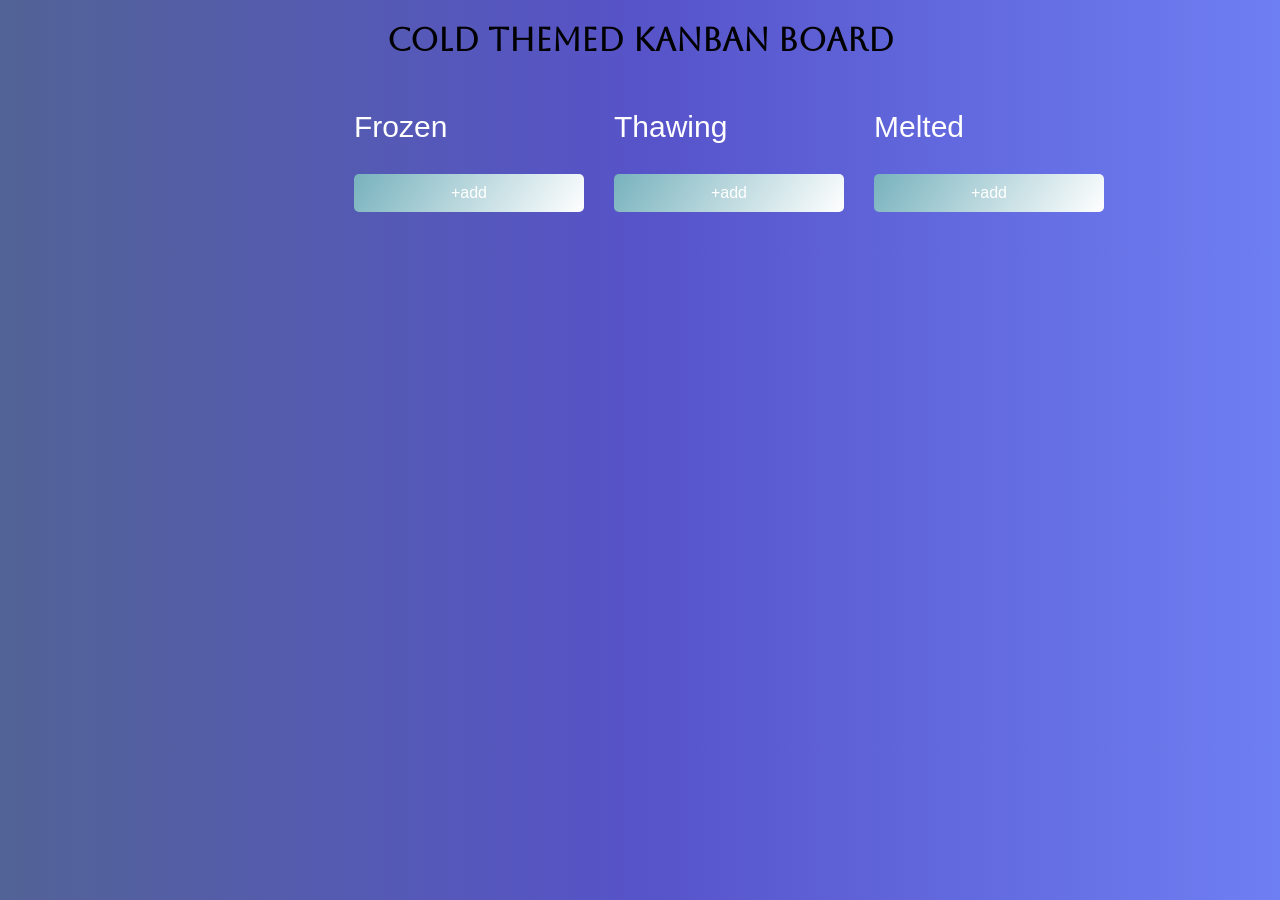
<file: my/cold/index.html>
<!DOCTYPE html>
<html lang="en">
<head>
    <meta charset="UTF-8">
    <meta name="viewport" content="width=device-width, initial-scale=1.0">
    <link rel="stylesheet" href="./style.css">
    <title>Cold-Themed Kanban Board</title>
    <link rel="preconnect" href="https://fonts.googleapis.com">
<link rel="preconnect" href="https://fonts.gstatic.com" crossorigin>
<link href="https://fonts.googleapis.com/css2?family=Aboreto&display=swap" rel="stylesheet">
</head>
<body>
    <h1>Cold Themed Kanban Board</h1>
    <div class="kanban">
        <!-- <div class="kanban__column">
            <div class="kanban__column-title">Not started</div>
            <div class="kanban__items">
                <div class="kanban__item-input" contenteditable>Wash the dishes</div>
                <div class="kanban__dropzone"></div>
            </div>
            <button type="button" class="kanban__add-item">+add</button>
        </div> -->
    </div>
    <script src="./script.js" type="module"></script>
</body>
</html>
</file>
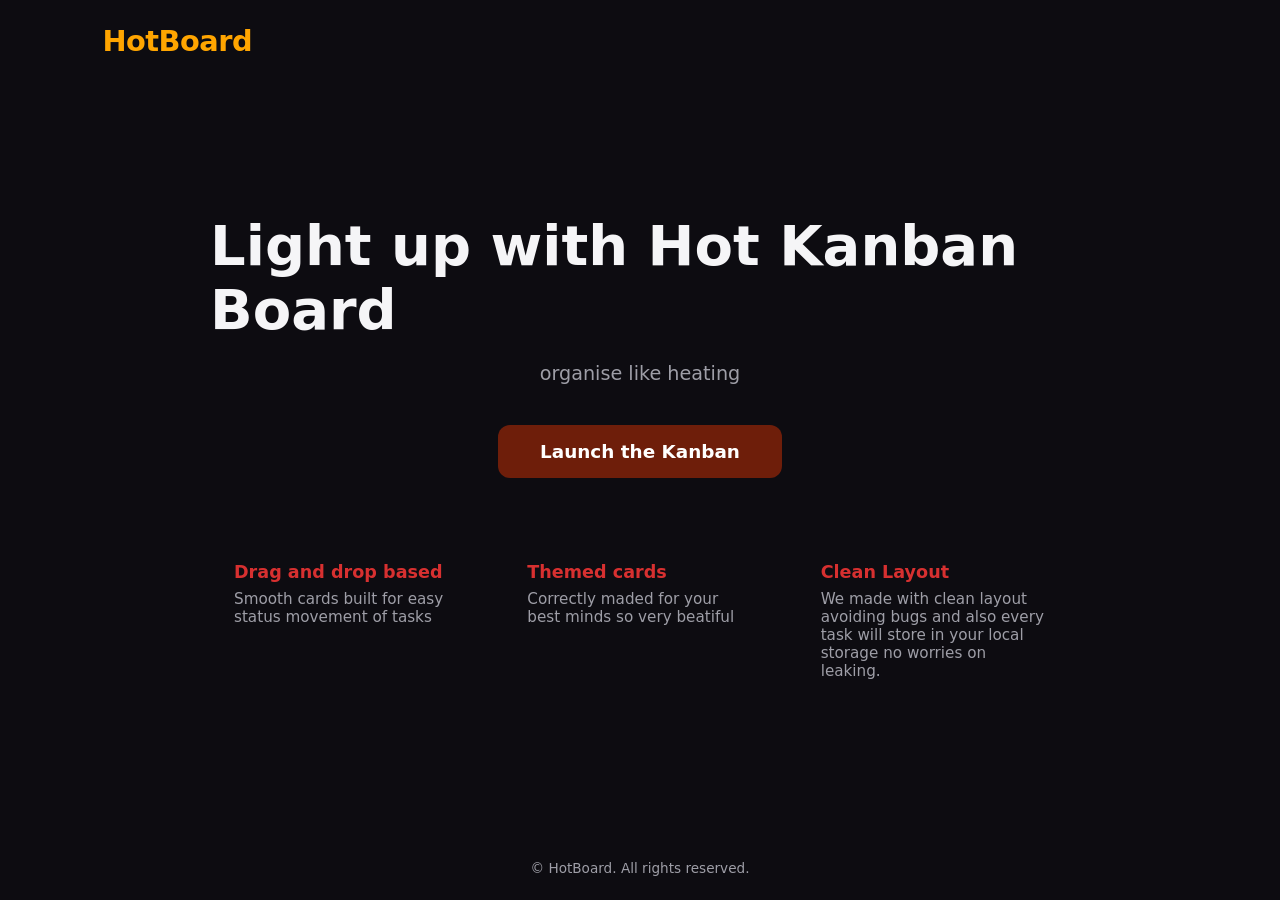
<file: my/hot/index.html>
<!DOCTYPE html>
<html lang="en">
<head>
    <meta charset="UTF-8">
    <meta name="viewport" content="width=device-width, initial-scale=1.0">
    <title>HotBoard-Your hot themed kanban Board</title>
    <link rel="stylesheet" href="./about.css"/>
</head>
<body>
 <header>
    <div class="logo">HotBoard</div>
 </header>
 <main class="hero">
    <h1>Light up with <span>Hot Kanban Board</span></h1>
    <p class="subtitle">organise like heating</p>
    <a href="./board.html" class="cta-btn">Launch the Kanban</a>
    <div class="grid">
        <div class="card">
           <h3> Drag and drop based</h3>
           <p>Smooth cards built for easy status movement of tasks</p>
        </div>
        <div class="card">
            <h3>Themed cards</h3>
            <p>Correctly maded for your best minds so very beatiful</p>
        </div>
        <div class="card">
          <h3>Clean Layout</h3>
          <p>We made with clean layout avoiding bugs and also every task will store in your local storage no worries on leaking.</p>
        </div>
    </div>
 </main>
 <footer>
    &copy; HotBoard. All rights reserved.
 </footer>
</body>
</html>
</file>
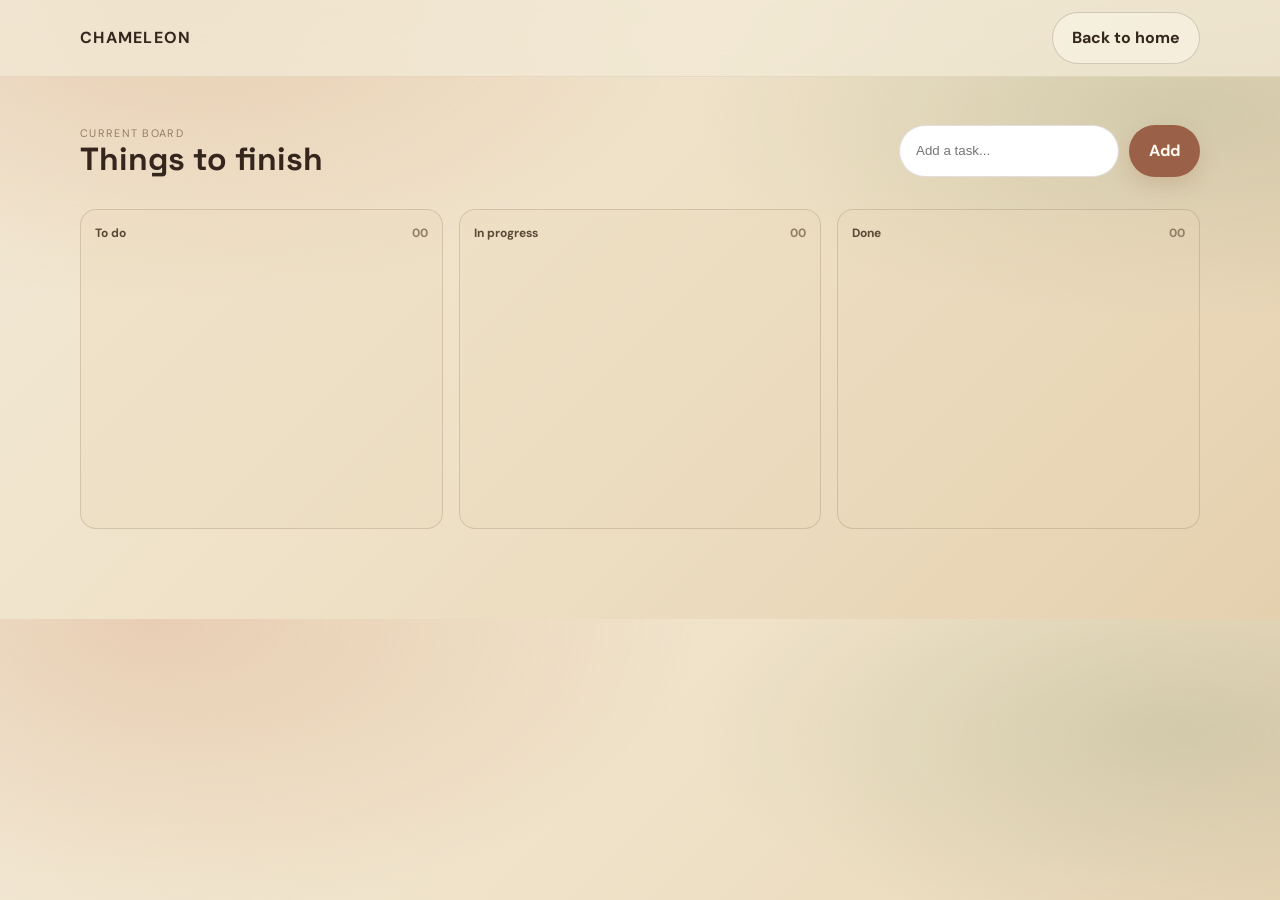
<file: board.html>
<!DOCTYPE html>
<html lang="en">
<head>
    <meta charset="UTF-8">
    <meta name="viewport" content="width=device-width, initial-scale=1.0">
    <title>Chameleon Board</title>

    <link rel="preconnect" href="https://fonts.googleapis.com">
    <link rel="preconnect" href="https://fonts.gstatic.com" crossorigin>
    <link href="https://fonts.googleapis.com/css2?family=DM+Sans:wght@400;500;600;700&family=Space+Grotesk:wght@500;600;700&display=swap" rel="stylesheet">

    <link rel="stylesheet" href="./css/style.css">
    <link rel="stylesheet" href="./css/board.css">
</head>
<body>
    <header class="site-header">
        <div class="container nav">
            <a class="brand" href="index.html">CHAMELEON</a>
            <a class="button button-secondary" href="index.html">Back to home</a>
        </div>
    </header>

    <main class="board-page">
        <div class="container">
            <div class="board-page-top">
                <div>
                    <p class="small-label">Current board</p>
                    <h1>Things to finish</h1>
                </div>

                <form id="taskForm" class="task-form">
                    <input
                        type="text"
                        id="taskTitle"
                        placeholder="Add a task..."
                        required
                    >
                    <button type="submit" class="button button-primary">Add</button>
                </form>
            </div>

            <div class="board-columns">
                <section class="board-column" data-column="todo">
                    <div class="column-title"><span>To do</span><span class="count">0</span></div>
                    <div class="card-list" id="list-todo"></div>
                </section>

                <section class="board-column" data-column="progress">
                    <div class="column-title"><span>In progress</span><span class="count">0</span></div>
                    <div class="card-list" id="list-progress"></div>
                </section>

                <section class="board-column" data-column="done">
                    <div class="column-title"><span>Done</span><span class="count">0</span></div>
                    <div class="card-list" id="list-done"></div>
                </section>
            </div>
        </div>
    </main>

    <script src="./js/board.js"></script>
</body>
</html>
</file>
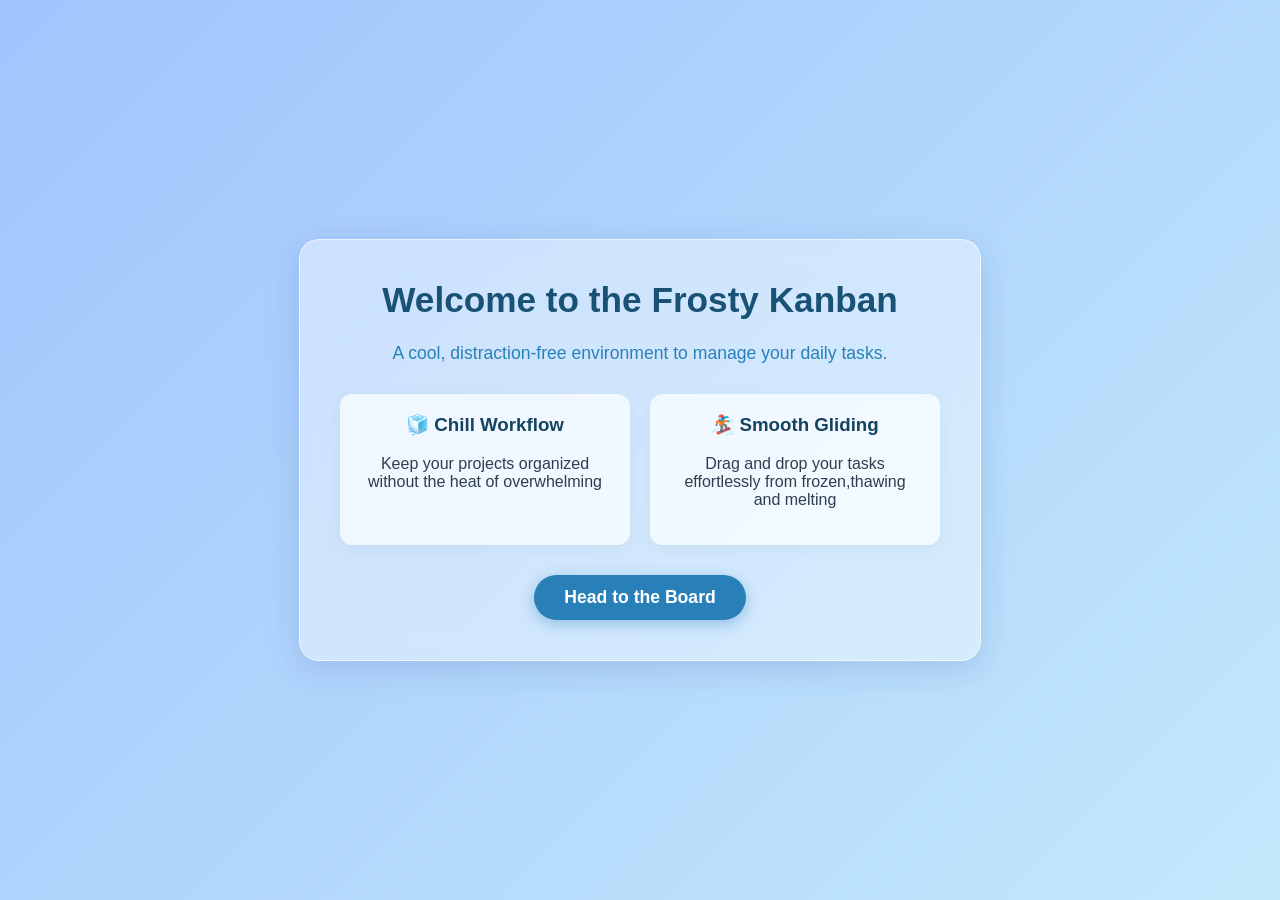
<file: my/cold/land.html>
<!DOCTYPE html>
<html lang="en">
<head>
    <meta charset="UTF-8">
    <meta name="viewport" content="width=device-width, initial-scale=1.0">
    <title>Cold-themed kanban</title>
    <link rel="stylesheet" href="abouts.css">
</head>
<body>
    <div class="glass-panel">
        <h1>Welcome to the Frosty Kanban</h1>
        <p class="subtitle">A cool, distraction-free environment to manage your daily tasks.</p>
        
        <div class="features">
            <div class="feature-card">
                <h3>🧊 Chill Workflow</h3>
                <p>Keep your projects organized without the heat of overwhelming</p>
            </div>
            <div class="feature-card">
                <h3>🏂 Smooth Gliding</h3>
                <p>Drag and drop your tasks effortlessly from frozen,thawing and melting</p>
            </div>
        </div>

        <a href="./index.html" class="btn">Head to the Board</a>
    </div>
    <script src="./abouts.js"></script>
</body>
</html>
</file>
<file: my/cold/style.css>
.aboreto-regular {
  font-family: "Aboreto", system-ui;
  font-weight: 400;
  font-style: normal;
}
body {
    background-image: linear-gradient(to right, #526396,#5753C9,#6E7FF3);
}
.kanban {
    display: flex;
    padding: 30px;
    width: 750px;
    border-radius: 10px;
    background-blend-mode: difference;
    margin-left: 25%;
}
.kanban * {
    font-family: sans-serif;
}
.kanban__column{
    flex: 1;
}
.kanban__column:not(:last-child){
    margin-right: 30px;
}
.kanban__column-title{
    margin-bottom: 20px;
    font-size: 30px;
    color: white;
    user-select: none;

}
h1 {
    font-family: "Aboreto";
    text-align: center;
}
.kanban__item-input{
    padding: 10px 15px;
    box-sizing: border-box;
    background-color: white;
    border-radius: 6px;
    cursor: pointer;
}
.kanban__dropzone{
    height: 10px;
    transition: background 0.15s, height 0.15s;
}
.kanban__dropzone--active {
    background: rgb(144, 160, 215);
    height: 21px;
}
.kanban__add-item {
    padding: 10px 0;
    width: 100%;
    color: white;
    font-size: 16px;
    background-image: linear-gradient(125deg, rgb(119, 178, 189),white);
    border: none;
    border-radius: 5px;
    cursor: pointer;
}
.snowflake {
  position: fixed;
  top: -10vh;
  color: #fff;
  user-select: none;
  z-index: 9999;
  pointer-events: none;
  animation: fall linear forwards;
}

@keyframes fall {
  0% {
    transform: translateY(0) rotate(0deg);
  }
  100% {
    transform: translateY(110vh) rotate(360deg);
  }
}
</file>
<file: my/hot/about.css>
* {
    box-sizing: border-box;
    padding: 0;
    margin: 0;
    font-family: 'Segoe UI', system-ui, -apple-system, system-ui, -apple-system, BlinkMacSystemFont, 'Segoe UI', Roboto, Oxygen, Ubuntu, Cantarell, 'Open Sans', 'Helvetica Neue', sans-serif;
}
:root {
    --bg-dark: #0d0c11;
    --card-bg: #181622;
    --text-main: #f5f5f7;
    --textsub: #9e9ea7;
    --glowcolor: rgba(255, 59, 0, 0.4);
}
body {
    background-color: var(--bg-dark);
    color: var(--text-main);
    min-height: 100vh;
    display: flex;
    flex-direction: column;
    justify-content: space-between;
}
header {
    padding: 24px 8%;
    display: flex;
    justify-content: space-between;
    align-items: center;
}
.logo {
    font-size: 1.8rem;
    font-weight: 800;
    background: orange;
    background-clip: text;
    -webkit-text-fill-color: transparent;
    letter-spacing: -0.5px;
}
.hero {
    display: flex;
    flex-direction: column;
    align-items: center;
    padding: 0px 20px;
    max-width: 900px;
    margin: 0 auto;
}
h1 {
    font-size: 3.5rem;
    font-weight: 800;
    line-height:1.15;
    margin-bottom: 20px;
}
p.subtitle {
    font-size: 1.2rem;
    color: var(--textsub);
    margin-bottom: 40px;
    max-width: 600px;
}
.cta-btn {
    display: inline-block;
    text-decoration: none;
    background: var(--glowcolor);
    color: #ffffff;
    padding: 16px 42px;
    font-size: 1.15rem;
    font-weight: 700;
    border-radius: 12px;
    transition: all 0.3s ease;
}
.cta-btn:hover {
    transform: translateY(-3px);
}
.grid {
    display: grid;
    grid-template-columns: repeat(auto-fit, minmax(240px, 1fr));
    gap: 20px;
    width: 100%;
    margin-top: 60px;
}
.card {
    padding: 24px;
    text-align: left;
}
.card h3 {
    font-size: 1.1rem;
    margin-bottom: 8px;
    color: #d73030;
}
.card p {
    color: var(--textsub);
    font-size: 0.95rem;
}
footer {
    text-align: center;
    padding: 24px;
    color: var(--textsub);
    font-size: 0.85rem;
}
</file>
<file: css/style.css>
:root {
    --bg: #f3ead7;
    --bg-soft: #e8d7b8;
    --panel: rgba(255, 255, 255, 0.78);
    --panel-solid: #fff;
    --text: #34261d;
    --muted: #776653;
    --line: rgba(77, 52, 32, 0.16);

    --teal: #617c54;
    --purple: #9b6048;
    --coral: #c46f3e;
    --lime: #c7a653;

    --shadow: 0 24px 70px rgba(91, 61, 32, 0.15);
    --radius: 22px;
}

* {
    box-sizing: border-box;
    margin: 0;
    padding: 0;
}

html {
    scroll-behavior: smooth;
}

body {
    min-width: 320px;
    color: var(--text);
    background: radial-gradient(ellipse at 12% 0%, rgba(196, 111, 62, 0.22), transparent 34rem),
                radial-gradient(ellipse at 92% 18%, rgba(97, 124, 84, 0.18), transparent 30rem),
                linear-gradient(135deg, #f3ead7 0%, #eee0c5 52%, #e5d0ae 100%);
    font-family: "DM Sans", sans-serif;
    line-height: 1.6;
}

a {
    color: inherit;
    text-decoration: none;
}

button {
    border: 0;
    cursor: pointer;
    color: inherit;
    font: inherit;
}

.container {
    width: min(1120px, calc(100% - 40px));
    margin: 0 auto;
}

.site-header {
    position: sticky;
    top: 0;
    z-index: 20;
    border-bottom: 1px solid rgba(77, 52, 32, 0.08);
    background: rgba(243, 234, 215, 0.72);
    backdrop-filter: blur(18px);
    transition: background 0.25s ease;
}

.site-header.scrolled {
    background: rgba(243, 234, 215, 0.94);
}

.nav {
    position: relative;
    display: flex;
    height: 76px;
    align-items: center;
    justify-content: space-between;
    gap: 28px;
}

.brand {
    display: inline-flex;
    align-items: center;
    color: var(--text);
    font: "Space Grotesk", sans-serif;
    font-size: 1rem;
    font-weight: 700;
    letter-spacing: 0.08em;
}

.nav-links {
    display: flex;
    align-items: center;
    gap: 28px;
    color: var(--muted);
    font-size: 0.94rem;
}

.nav-links a {
    position: relative;
    padding: 8px 0;
    transition: color 0.2s ease;
}

.nav-links a:hover {
    color: var(--text);
}

.nav-links a::after {
    position: absolute;
    right: 0;
    bottom: 0;
    left: 0;
    height: 2px;
    border-radius: 4px;
    background: var(--coral);
    content: "";
    transform: scaleX(0);
    transition: transform 0.2s ease;
}

.nav-links a:hover::after {
    transform: scaleX(1);
}

.menu-button {
    display: none;
    padding: 8px;
    background: transparent;
    color: var(--text);
    font-size: 1.35rem;
}

.button {
    display: inline-flex;
    align-items: center;
    justify-content: center;
    gap: 8px;
    border: 1px solid transparent;
    border-radius: 999px;
    padding: 12px 19px;
    font-weight: 700;
    transition: transform 0.2s ease, background 0.2s ease, border-color 0.2s ease;
}

.button:hover {
    transform: translateY(-2px);
}

.button-primary {
    color: #fffaf0;
    background: #9b6048;
    box-shadow: 0 8px 20px rgba(155, 96, 72, 0.2);
}

.button-primary:hover {
    background: #814b37;
}

.button-secondary {
    border-color: rgba(77,52, 32, 0.2);
    color: var(--text);
    background: rgba(255, 250, 240, 0.45);
}

.button-secondary:hover {
    border-color: rgba(77, 52, 32, 0.4);
    background: rgba(255, 250, 240, 0.85);
}

h1,
h2,
h3,
h4 {
    font-family: "Space Grotesk", sans-serif;
    line-height: 1.08;
}

.eyebrow {
    display: inline-flex;
    align-items: center;
    gap: 8px;
    margin-bottom: 20px;
    color: #617c54;
    font-size: 0.78rem;
    font-weight: 700;
    letter-spacing: 0.14em;
    text-transform: uppercase;
}

.eyebrow::before {
    width: 24px;
    height: 2px;
    border-radius: 4px;
    background: currentColor;
    content: "";
}

.hero {
    position: relative;
    padding: 92px 0 120px;
    overflow: hidden;
}

.hero-grid {
    display: grid;
    grid-template-columns: 0.9fr 1.1fr;
    align-items: center;
    gap: 64px;
}

.hero-content h1 {
    max-width: 650px;
    font-size: clamp(3.2rem, 7vw, 5.7rem);
    letter-spacing: -0.07em;
}

.hero-content h1 span {
    color: #9b6048;
}

.hero-copy {
    max-width: 530px;
    margin: 25px 0 31px;
    color: var(--muted);
    font-size: 1.12rem;
}

.hero-actions {
    display: flex;
    flex-wrap: wrap;
    gap: 12px;
}

.hero-note {
    margin-top: 18px;
    color: #927e65;
    font-size: 0.84rem;
}

.board-preview {
    position: relative;
    border: 1px solid rgba(77, 52, 32, 0.16);
    border-radius: 28px;
    padding: 17px;
    background: rgba(255, 250, 240, 0.5);
    box-shadow: var(--shadow);
    transform: rotate(0.8deg);
}

.board-preview::before {
    position: absolute;
    z-index: -1;
    inset: 12% -10% -12% 10%;
    border-radius: 50%;
    background: rgba(196, 111, 62, 0.2);
    filter: blur(70px);
    content: "";
}

.window-bar {
    display: flex;
    gap: 7px;
    padding: 5px 5px 16px;
}

.window-bar span {
    width: 8px;
    height: 8px;
    border-radius: 50%;
    background: #c46f3e;
}

.window-bar span:nth-child(2) {
    background: #c7a653;
}

.window-bar span:nth-child(3) {
    background: #617c54;
}

.board-shell {
    border: 1px solid rgba(77, 52, 32, 0.12);
    border-radius: 18px;
    padding: 18px;
    background: rgba(255, 250, 240, 0.82);
}

.board-topbar {
    display: flex;
    align-items: center;
    justify-content: space-between;
    gap: 15px;
    margin-bottom: 21px;
}

.small-label {
    color: #927e65;
    font-size: 0.68rem;
    letter-spacing: 0.12em;
    text-transform: uppercase;
}

.board-topbar h3 {
    margin-top: 4px;
    color: var(--text);
    font-size: 1.25rem;
}

.theme-pill {
    border: 1px solid rgba(77, 52, 32, 0.3);
    border-radius: 999px;
    padding: 7px 10px;
    color: #536c48;
    background: rgba(97, 124, 84, 0.1);
    font-size: 0.72rem;
    white-space: nowrap;
}

.kanban-preview {
    display: grid;
    grid-template-columns: repeat(3, 1fr);
    gap: 10px;
}

.kanban-column {
    min-height: 230px;
    border: 1px solid rgba(77, 52, 32, 0.1);
    border-radius: 13px;
    padding: 10px;
    background: rgba(232, 215, 184, 0.32);
}

.column-title {
    display: flex;
    justify-content: space-between;
    margin-bottom: 10px;
    color: #5b4938;
    font-size: 0.75rem;
    font-weight: 700;
}

.column-title span:last-child,
.card-meta {
    color: #927e65;
}

.task-card {
    margin-bottom: 9px;
    border: 1px solid rgba(77, 52, 32, 0.1);
    border-radius: 11px;
    padding: 11px;
    background: #fffaf0;
    box-shadow: 0 5px 15ox rgba(91, 61, 32, 0.06);
}

.task-card h4 {
    margin: 7px 0 13px;
    color: var(--text);
    font-size: 0.77rem;
}

.task-tag {
    display: inline-block;
    border-radius: 5px;
    padding: 3px 6px;
    color: #9b6048;
    background: rgba(155, 96, 72, 0.13);
    font-size: 0.6rem;
    font-weight: 700;
}

.accent-teal .task-tag {
    color: #92732f;
    background: rgba(199, 166, 83, 0.16);
}

.card-meta {
    display: flex;
    justify-content: space-between;
    font-size: 0.63rem;
}

.section {
    padding: 104px 0;
}

.section-heading {
    max-width: 610px;
    margin-bottom: 42px;
}

.section-heading h2 {
    font-size: clamp(2.1rem, 4vw, 3.35rem);
    letter-spacing: -0.05em;
}

.section-heading p:last-child {
    margin-top: 15px;
    color: var(--muted);
    font-size: 1.05rem;
}

.features,
.steps {
    display: grid;
    grid-template-columns: repeat(4, 1fr);
    gap: 14px;
}

.feature-card,
.step-card {
    border: 1px solid var(--line);
    border-radius: var(--radius);
    padding: 25px;
    background: var(--panel);
    transition: transform 0.25s ease, border-color 0.25s ease;
}

.feature-card:hover,
.step-card:hover {
    border-color: rgba(155, 96, 72, 0.45);
    transform: translateY(-6px);
}

.feature-icon,
.step-card > span {
    display: grid;
    width: 42px;
    height: 42px;
    place-items: center;
    margin-bottom: 22px;
    border-radius: 13px;
    color: #617c54;
    background: rgba(97, 124, 84, 0.13);
    font-weight: 700;
}

.feature-card:nth-child(2) .feature-icon {
    color: #9b6048;
    background: rgba(155, 96, 72, 0.13);
}

.feature-card:nth-child(3) .feature-icon {
    color: #c46f3e;
    background: rgba(196, 111, 62, 0.13);
}

.feature-card:nth-child(4) .feature-icon {
    color: #92732f;
    background: rgba(199. 166, 83, 0.16);
}

.feature-card h3,
.step-card h3 {
    margin-bottom: 9px;
    font-size: 1.12rem;
}

.feature-card p,
.step-card p {
    color: var(--muted);
    font-size: 0.9rem;
}

.themes-section {
    border-top: 1px solid var(--line);
    border-bottom: 1px solid var(--line);
    background: rgba(255, 250, 240, 0.25);
}

.theme-grid {
    display: grid;
    grid-template-columns: repeat(3, 1fr);
    gap: 16px;
}

.theme-card {
    min-height: 260px;
    display: flex;
    flex-direction: column;
    justify-content: space-between;
    overflow: hidden;
    border: 1px solid var(--line);
    border-radius: var(--radius);
    padding: 22px;
}

.theme-card h3 {
    font-size: 1.55rem;
}

.theme-card p {
    max-width: 230px;
    margin-top: 8px;
    color: rgba(255, 250, 240, 0.78);
    font-size: 0.9rem;
}

.theme-card button {
    align-self: flex-start;
    border-color: 1px solid rgba(255, 250, 240, 0.38);
    border-radius: 999px;
    padding: 8px 12px;
    background: rgba(60, 39, 24, 0.16);
    color: #fffaf0;
    font-size: 0.8rem;
}

.theme-harvest {
    background: linear-gradient(135deg, #9b6048, #c46f3e);
}

.theme-cold {
    background: linear-gradient(135deg, #536b70, #849ca0);
}

.theme-hot {
    background: linear-gradient(135deg, #983f2c, #d16a3d);
}

.theme-swatch {
    width: 55px;
    height: 55px;
    margin-bottom: 28px;
    border: 8px solid rgba(255, 250, 240, 0.32);
    border-radius: 50%;
    box-shadow: 12px 8px 0 rgba(255, 250, 240, 0.14);
}

.cta-section {
    padding: 104px 0;
}

.cta-box {
    border: 1px solid rgba(155, 96, 72, 0.3);
    border-radius: 28px;
    padding: 62px 40px;
    text-align: center;
    background: linear-gradient(135deg, rgba(196, 111, 62, 0.16), rgba(97, 124, 84, 0.16));
}

.cta-box h2 {
    font-size: clamp(2.1rem, 5vw, 4rem);
    letter-spacing: -0.06em;
}

.cta-box p {
    max-width: 540px;
    margin: 16px auto 26px;
    color: var(--muted);
}

footer {
    border-top: 1px solid var(--line);
    padding: 28px 0;
    color: #927e65;
    font-size: 0.85rem;   
}

.footer-row {
    display: flex;
    align-items: center;
    justify-content: space-between;
    gap: 20px;
}

.footer-links {
    display: flex;
    gap: 18px;
}

.footer-links a:hover {
    color: var(--text);
}

@media (max-width: 900px) {
    .hero-grid {
        grid-template-columns: 1fr;
        gap: 48px;
    }

    .board-preview {
        max-width: 700px;
        margin: auto;
    }

    .features,
    .steps {
        grid-template-columns: repeat(2, 1fr);
    }
}

@media (max-width: 650px) {
    .container {
        width: min(100% - 28px, 1120px);
    }

    .nav {
        height: 68px;
    }

    .nav-links,
    .desktop-cta {
        display: none;
    }

    .menu-button {
        display: block;
    }

    .nav.open .nav-links {
        position: absolute;
        top: 68px;
        right: 0;
        left: 0;
        display: flex;
        flex-direction: column;
        align-items: stretch;
        gap: 0;
        border: 1px solid var(--line);
        border-radius: 16px;
        padding: 8px 18px;
        background: #f5ead6;
        box-shadow: var(--shadow);
    }

    .nav.open .nav-links a {
        padding: 13px 0;
        border-bottom: 1px solid var(--line);
    }

    .nav.open .nav-links a:last-child {
        border-bottom: 0;
    }

    .hero {
        padding: 58px 0 75px;
    }

    .hero-content h1 {
        font-size: clamp(2.9rem, 15vw, 4.5rem);
    }

    .kanban-preview {
        grid-template-columns: 1fr;
    }

    .kanban-column {
        min-height: 200px;
    }

    .features,
    .steps,
    .theme-grid {
        grid-template-columns: 1fr;
    }

    .section,
    .cta-section {
        padding: 76px 0;
    }

    .cta-box {
        padding: 46px 22px;
    }

    .footer-row {
        flex-direction: column;
        align-items: flex-start;
    }
}
</file>
<file: css/board.css>
.board-page {
    padding: 48px 0 90px;
}

.board-page-top {
    display: flex;
    flex-wrap: wrap;
    align-items: center;
    justify-content: space-between;
    gap: 20px;
    margin-bottom: 32px;
}

.task-form {
    display: flex;
    gap: 10px;
}

.task-form input {
    border: 1px solid var(--line);
    border-radius: 999px;
    padding: 11px 16px;
    background: var(--panel-solid);
    color: var(--text);
    min-width: 220px;
}

.board-columns {
    display: grid;
    grid-template-columns: repeat(3, 1fr);
    gap: 16px;
}

.board-column {
    min-height: 320px;
    border: 1px solid var(--line);
    border-radius: 16px;
    padding: 14px;
    background: rgba(232, 215, 184, 0.28);
}

.card-list {
    display: flex;
    flex-direction: column;
    gap: 10px;
    min-height: 40px;
}

.board-task {
    border: 1px solid var(--line);
    border-radius: 12px;
    padding: 12px;
    background: var(--panel-solid);
}

.board-task h4 {
    margin: 4px 0 10px;
    font-size: 0.9rem;
}

.task-actions {
    display: flex;
    justify-content: space-between;
    gap: 8px;
    font-size: 0.72rem;
}

.task-actions button {
    border: 1px solid var(--line);
    border-radius: 999px;
    padding: 5px 9px;
    background: transparent;
    color: var(--muted);
}

.task-actions button:hover {
    color: var(--text);
    border-color: rgba(77, 52, 32, 0.4);
}

@media (max-width: 750px) {
    .board-columns {
        grid-template-columns: 1fr;
    }
}
</file>
<file: my/cold/abouts.css>
body {
            margin: 0;
            padding: 0;
            font-family: 'Segoe UI', Tahoma, Geneva, Verdana, sans-serif;
            background: linear-gradient(135deg, #a1c4fd 0%, #c2e9fb 100%);
            color: #2c3e50;
            display: flex;
            justify-content: center;
            align-items: center;
            min-height: 100vh;
            overflow: hidden;
        }
        .glass-panel {
            background: rgba(255, 255, 255, 0.4);
            backdrop-filter: blur(12px);
            -webkit-backdrop-filter: blur(12px);
            border: 1px solid rgba(255, 255, 255, 0.6);
            border-radius: 20px;
            padding: 40px;
            max-width: 600px;
            text-align: center;
            box-shadow: 0 8px 32px rgba(31, 38, 135, 0.15);
            z-index: 10;
        }

        h1 {
            color: #1a5276;
            margin-top: 0;
            font-size: 2.2rem;
        }

        .subtitle {
            font-size: 1.1rem;
            color: #2980b9;
            margin-bottom: 30px;
        }
        .features {
            display: flex;
            gap: 20px;
            margin-bottom: 30px;
        }

        .feature-card {
            background: rgba(255, 255, 255, 0.7);
            padding: 20px;
            border-radius: 12px;
            flex: 1;
            box-shadow: 0 4px 15px rgba(0,0,0,0.05);
        }

        .feature-card h3 {
            margin-top: 0;
            color: #154360;
        }
        .btn {
            display: inline-block;
            background-color: #2980b9;
            color: white;
            padding: 12px 30px;
            text-decoration: none;
            border-radius: 25px;
            font-weight: bold;
            font-size: 1.1rem;
            transition: all 0.3s ease;
            box-shadow: 0 4px 15px rgba(41, 128, 185, 0.4);
        }

        .btn:hover {
            background-color: #1a5276;
            transform: translateY(-2px);
            box-shadow: 0 6px 20px rgba(26, 82, 118, 0.6);
        }
        .snowflake {
            position: fixed;
            top: -10vh;
            color: #fff;
            user-select: none;
            z-index: 1; 
            pointer-events: none;
            animation: fall linear forwards;
        }

        @keyframes fall {
            0% { transform: translateY(0) rotate(0deg); }
            100% { transform: translateY(110vh) rotate(360deg); }
        }
</file>
